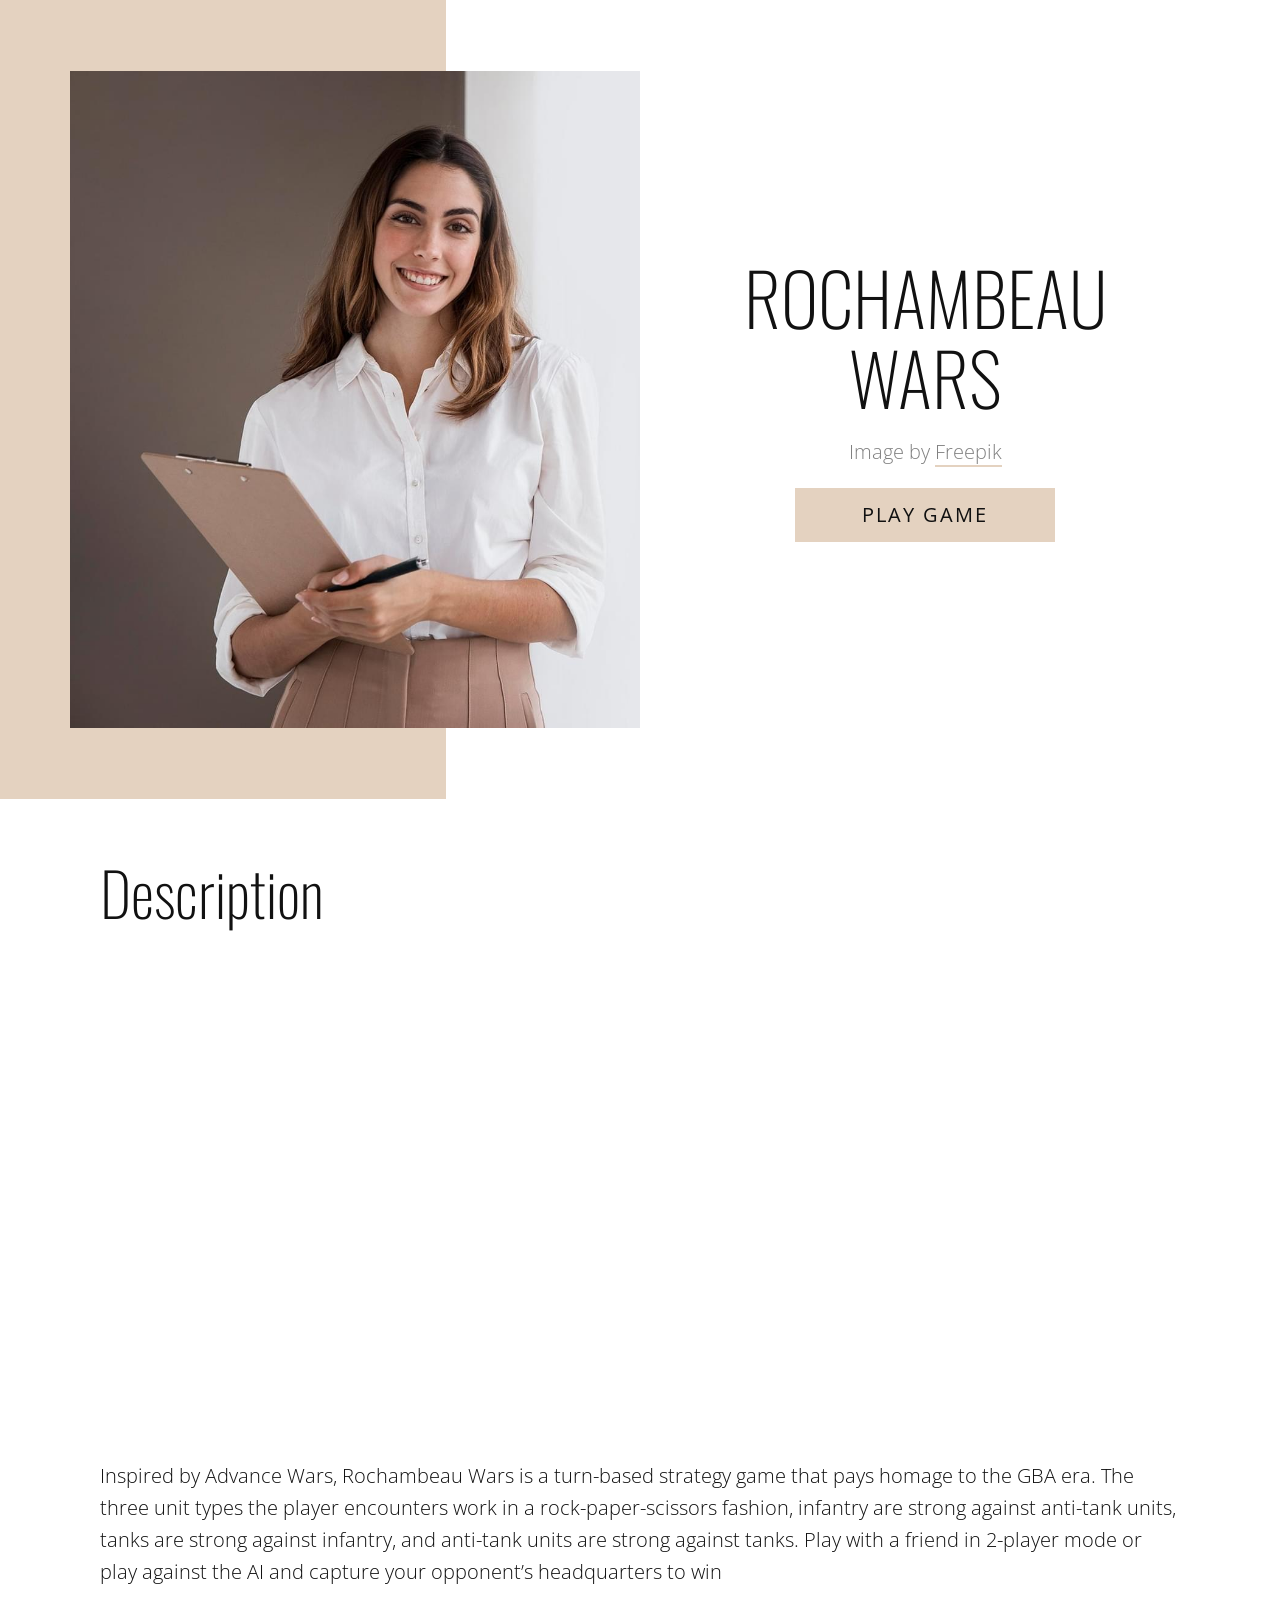
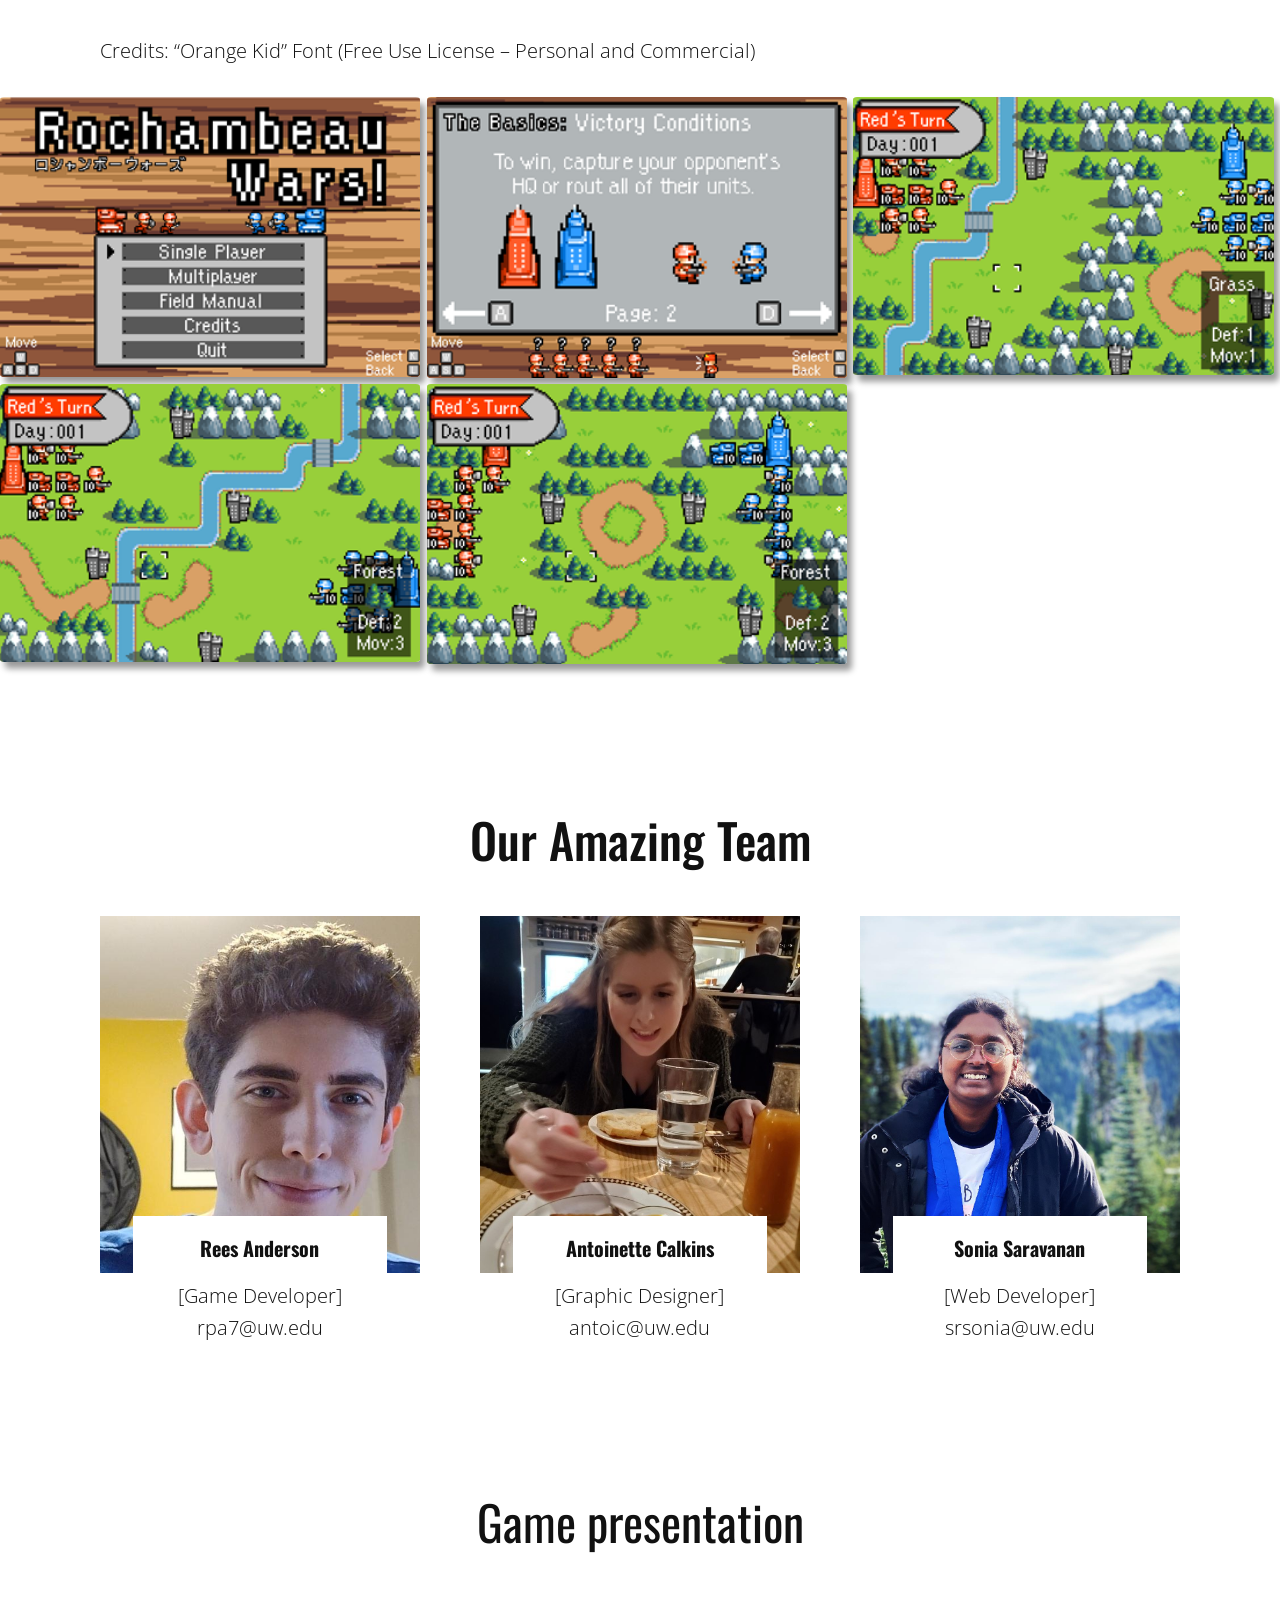
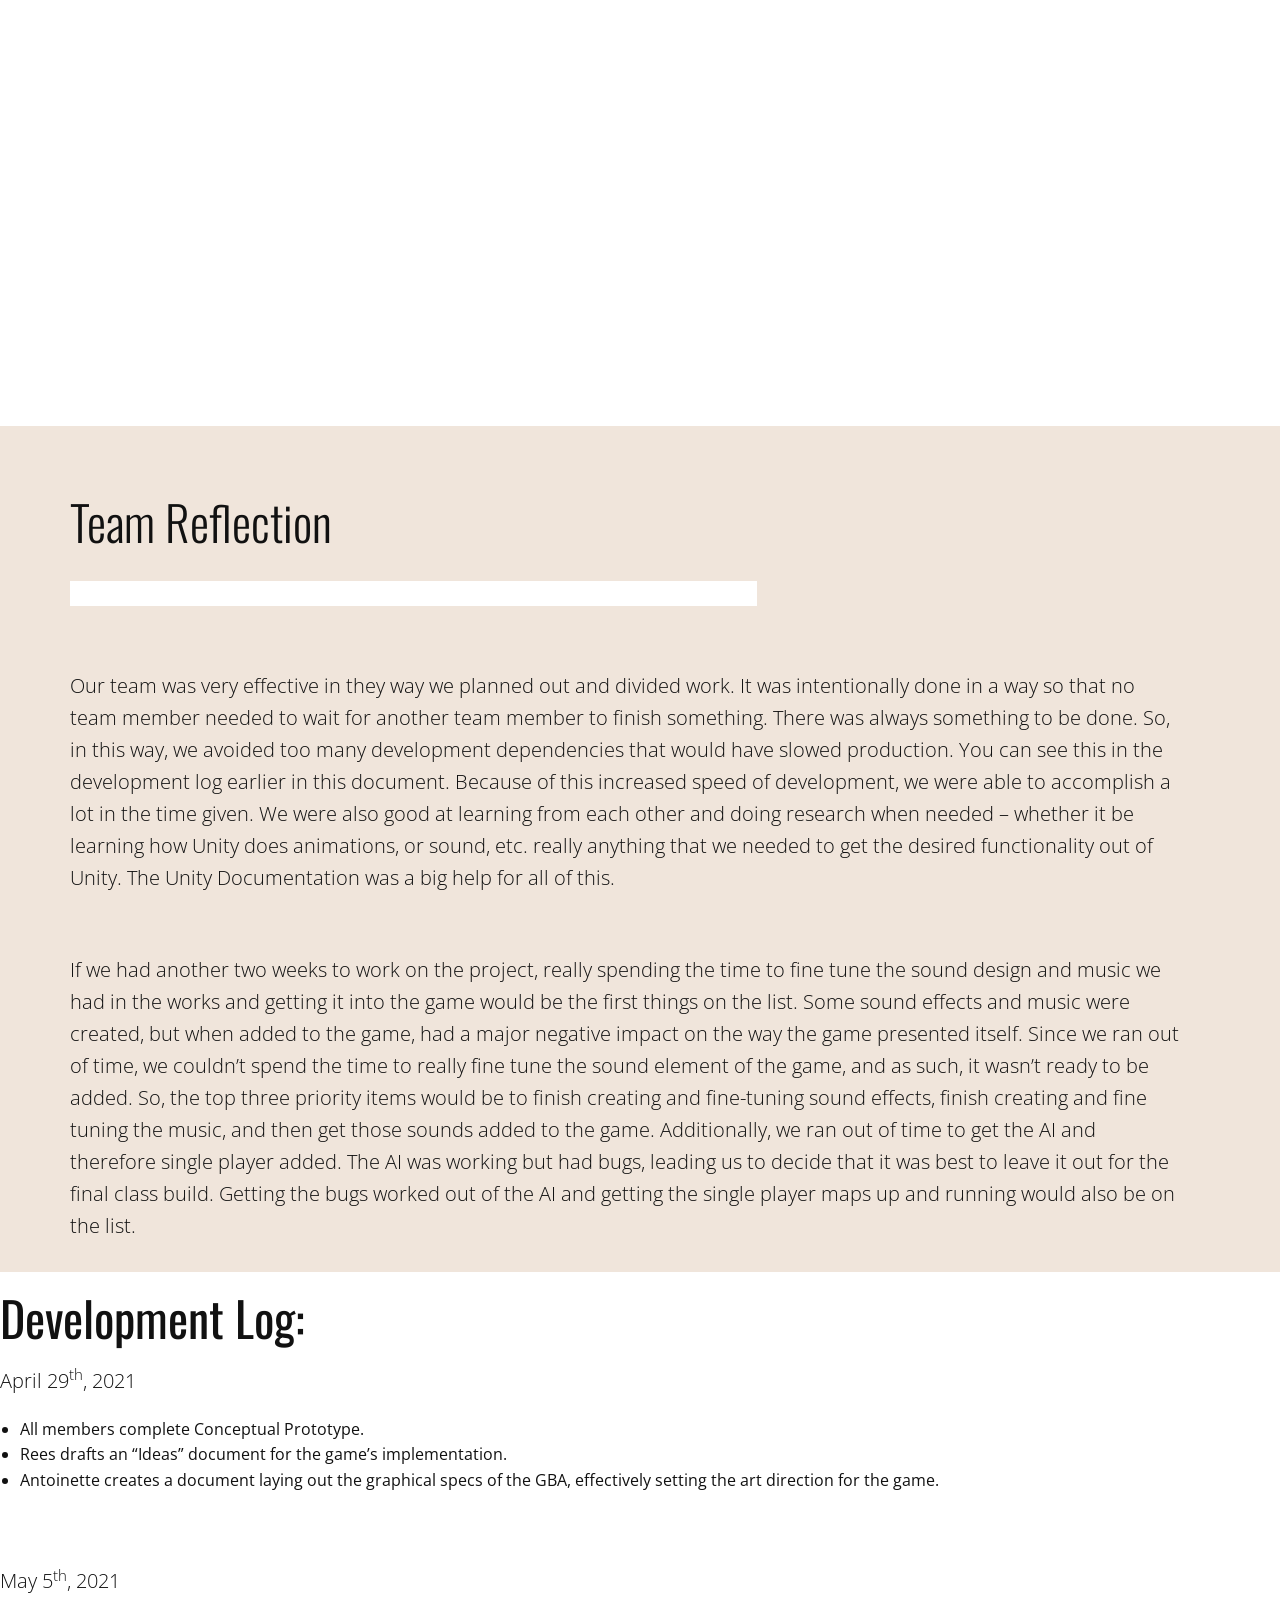
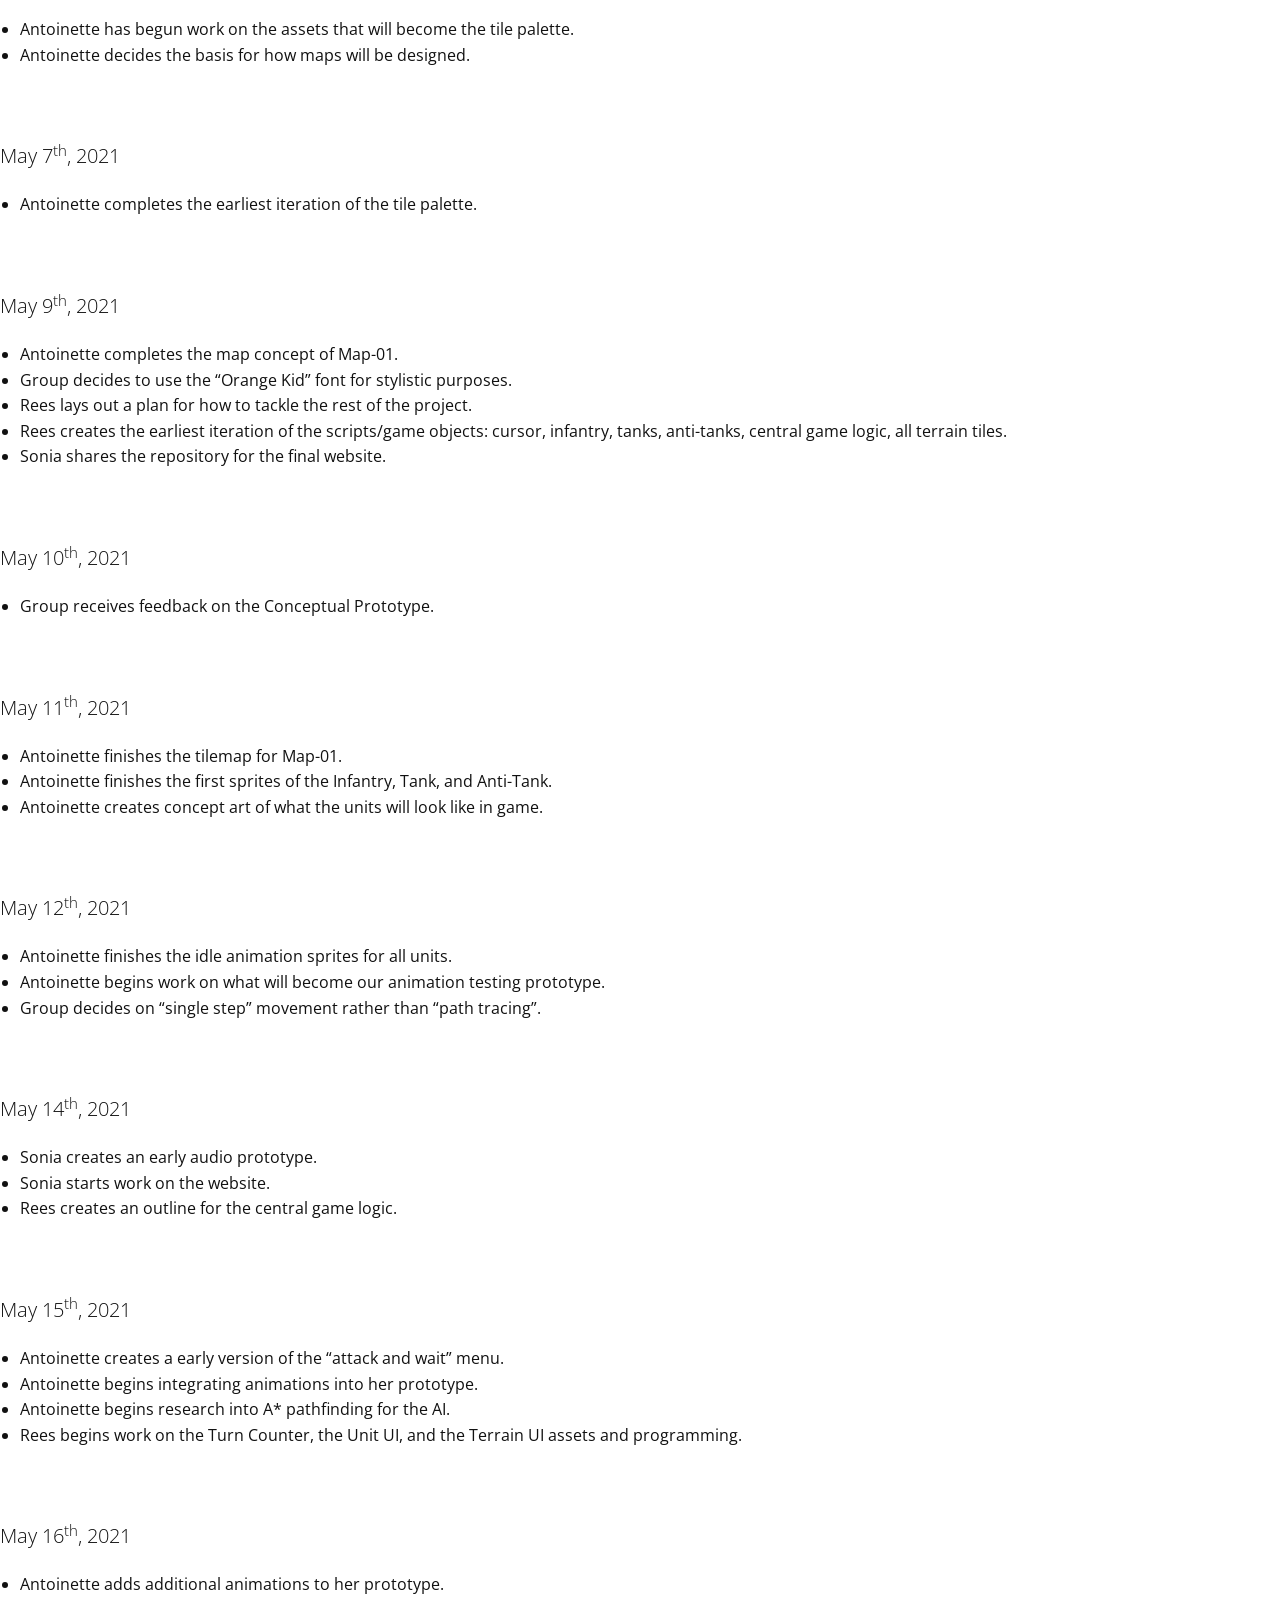
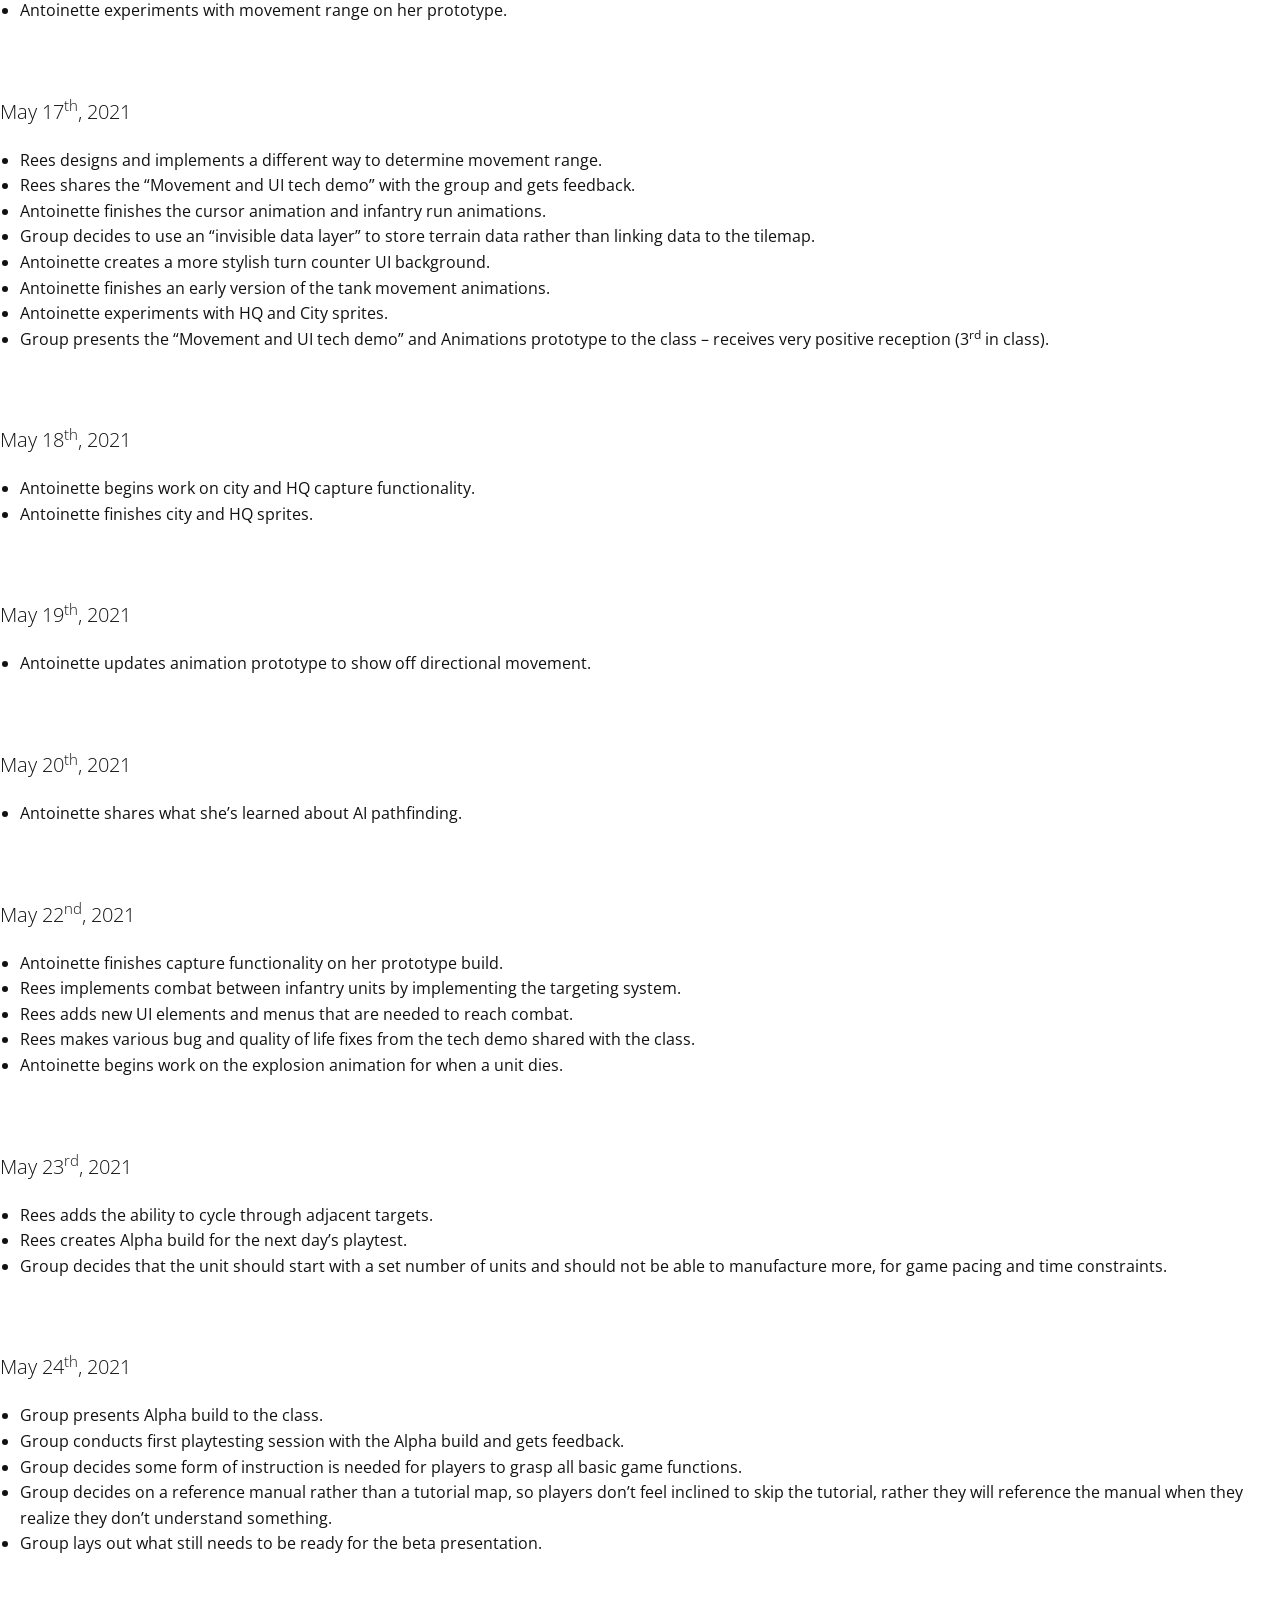
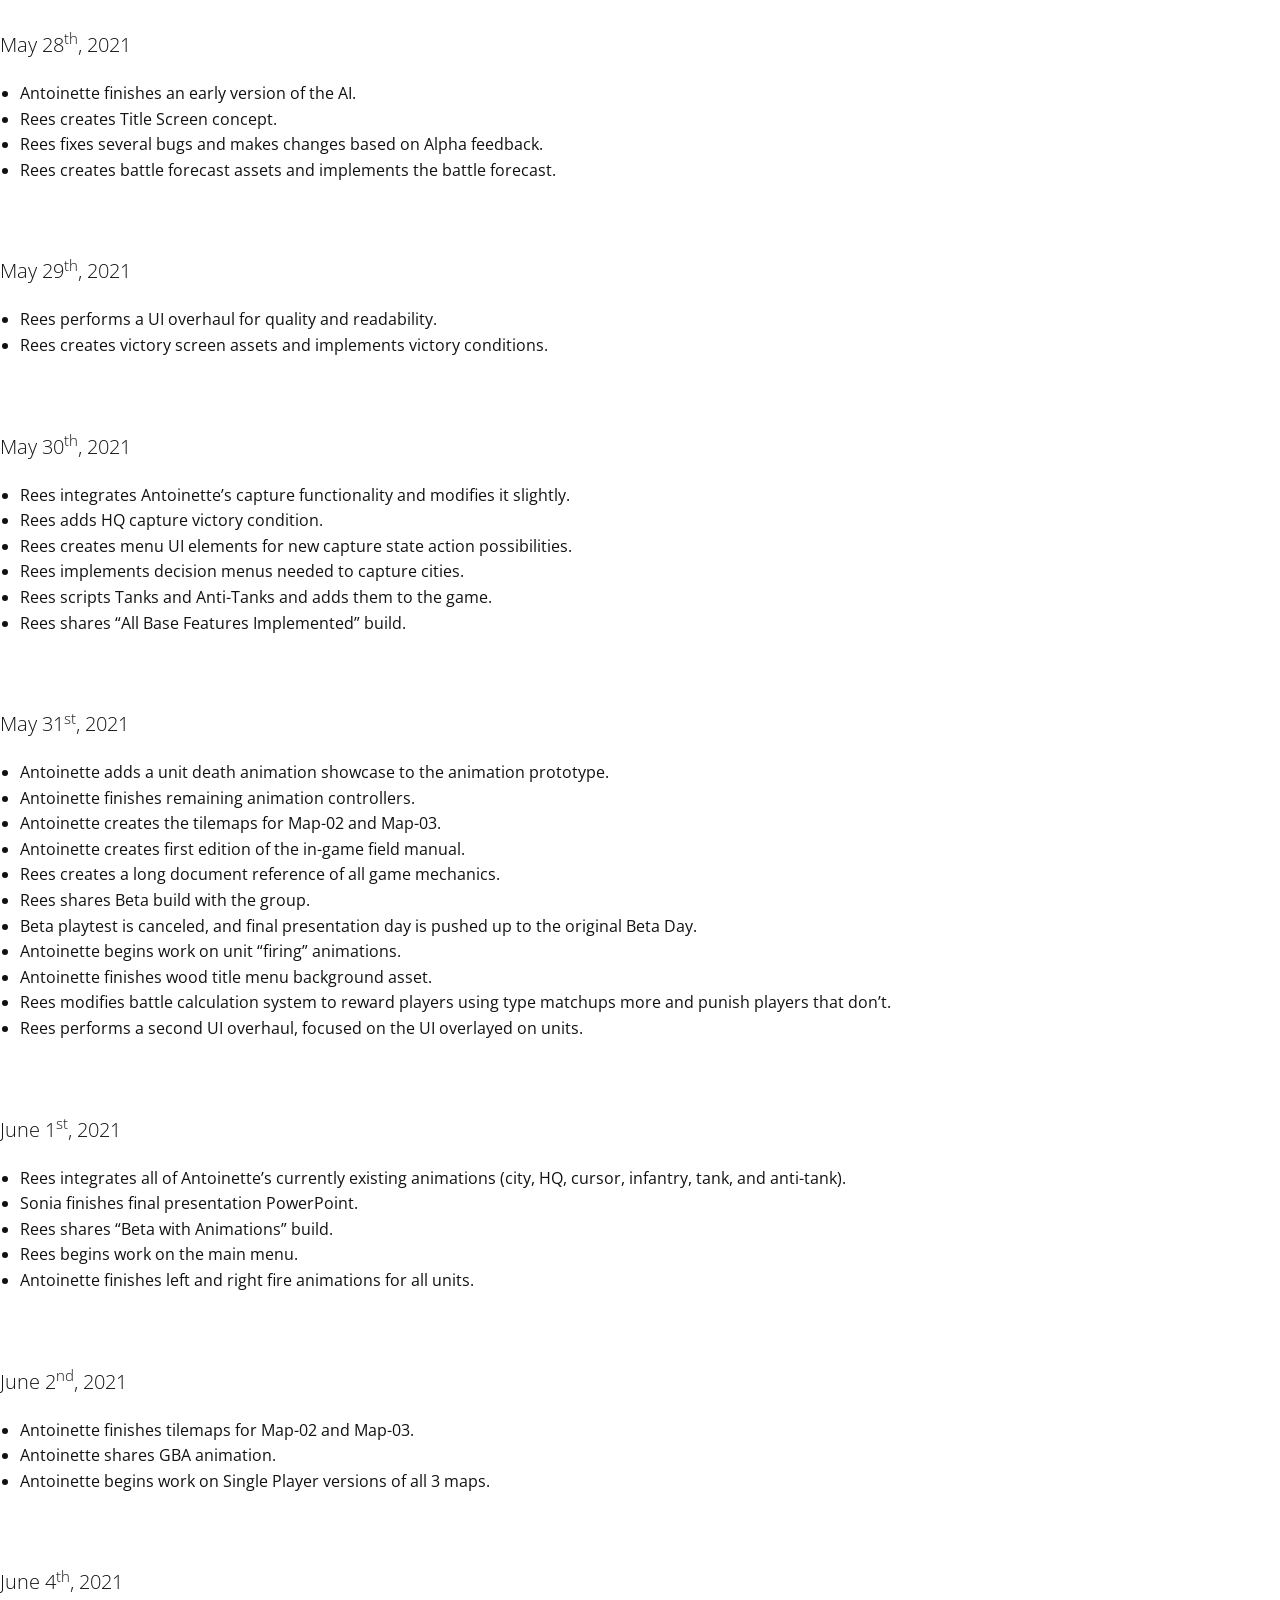
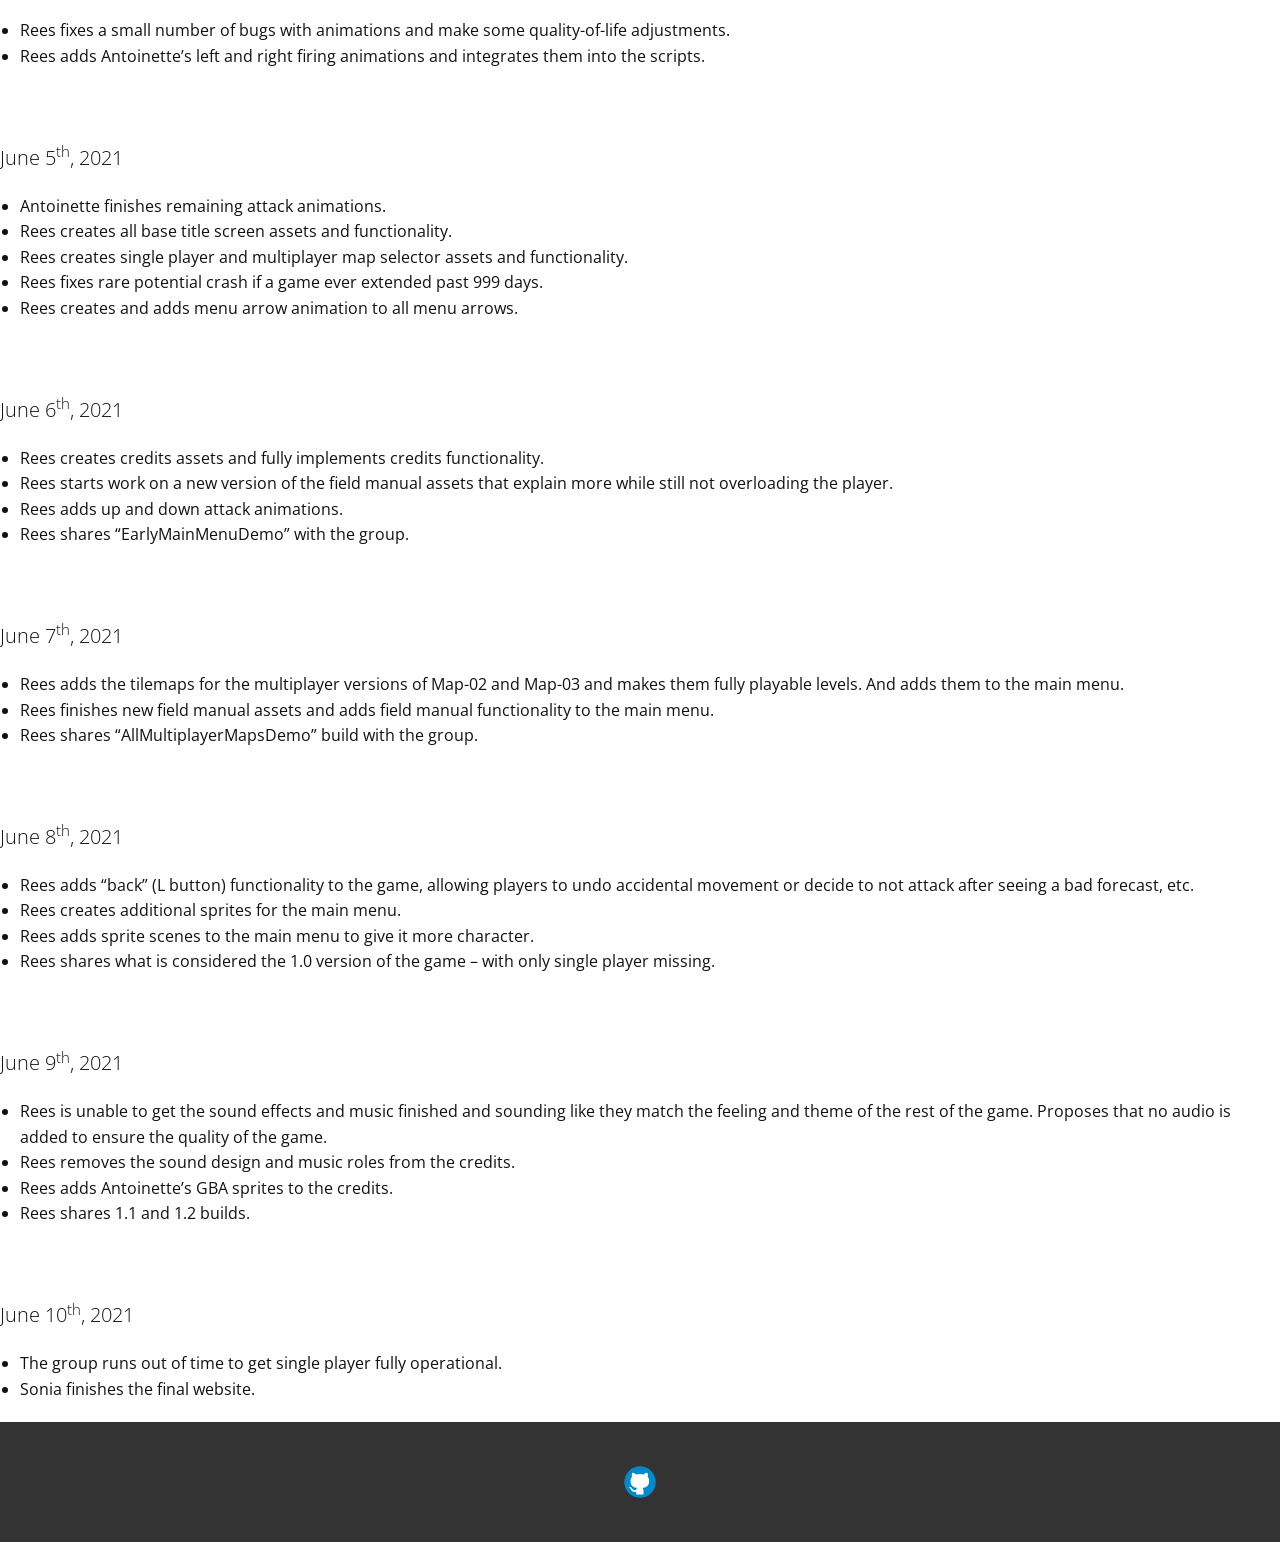
<file: docs/index.html>
<!DOCTYPE html>
<html style="font-size: 16px;">
  <head>
    <meta name="viewport" content="width=device-width, initial-scale=1.0">
    <meta charset="utf-8">
    <meta name="page_type" content="np-template-header-footer-from-plugin">
    <title>Rochambeau Wars</title>
    <link rel="stylesheet" href="nicepage.css" media="screen">
    <link rel="stylesheet" href="Home.css" media="screen">
    <script class="u-script" type="text/javascript" src="jquery.js" defer=""></script>
    <script class="u-script" type="text/javascript" src="nicepage.js" defer=""></script>
    <link id="u-theme-google-font" rel="stylesheet" href="https://fonts.googleapis.com/css?family=Oswald:200,300,400,500,600,700|Open+Sans:300,300i,400,400i,600,600i,700,700i,800,800i">
    <link id="u-page-google-font" rel="stylesheet" href="https://fonts.googleapis.com/css?family=Oswald:200,300,400,500,600,700">

    <script type="application/ld+json">{
		"@context": "http://schema.org",
		"@type": "Organization",
		"name": "",
		"url": "index.html",
		"logo": "#",
		"sameAs": [
				"https://github.com/srsonia2506/RochambeauWars"
		]
}</script>
    <meta property="og:title" content="Home">
    <meta property="og:type" content="website">
    <meta name="theme-color" content="#184ed2">
    <link rel="canonical" href="index.html">
    <meta property="og:url" content="index.html">
  </head>
  <body data-home-page="Home.html" data-home-page-title="Home" class="u-body">
    <section class="u-align-center u-clearfix u-section-1" id="sec-8224">
      <div class="u-expanded-height-lg u-expanded-height-md u-expanded-width-sm u-expanded-width-xs u-palette-2-base u-shape u-shape-rectangle u-shape-1"></div>
      <div class="u-clearfix u-gutter-0 u-layout-wrap u-layout-wrap-1">
        <div class="u-layout" style="">
          <div class="u-layout-row" style="">
            <div class="u-align-left u-container-style u-image u-layout-cell u-left-cell u-shape-rectangle u-size-30 u-size-xs-60 u-image-1" src="" data-image-width="1096" data-image-height="1080">
              <div class="u-container-layout u-valign-bottom u-container-layout-1" src="images/character.png"></div>
            </div>
            <div class="u-align-center u-container-style u-layout-cell u-right-cell u-size-30 u-size-xs-60 u-layout-cell-2">
              <div class="u-container-layout u-valign-middle u-container-layout-2">
                <h1 class="u-align-center u-custom-font u-font-oswald u-text u-text-1">Rochambeau Wars </h1>
                <p class="u-text u-text-grey-50 u-text-3">Image by <a href="https://www.freepik.com/photos/woman" class="u-border-2 u-border-palette-2-base u-btn u-button-link u-button-style u-none u-text-grey-50 u-btn-1" target="_blank">Freepik</a></p>
                <a href="webgl/index.html" class="u-active-grey-15 u-btn u-button-style u-hover-grey-15 u-palette-2-base u-text-active-palette-2-dark-2 u-text-body-color u-text-hover-palette-2-dark-2 u-btn-2">Play game</a>
              </div>
            </div>
          </div>
        </div>
      </div>
    </section>
    <section class="u-clearfix u-section-2" id="carousel_3de2">
      <div class="u-clearfix u-sheet u-sheet-1">
        <div class="u-clearfix u-expanded-width u-layout-wrap u-layout-wrap-1">
          <div class="u-layout">
            <div class="u-layout-row">
              <div class="u-container-style u-layout-cell u-size-60 u-layout-cell-1">
                <div class="u-container-layout u-valign-top u-container-layout-1">
                  <h2 class="u-text u-text-1">Description</h2>
                  <div class="embed">
                    <iframe width="800" height="450" src="https://www.youtube.com/embed/w9TWvv5gVtk" title="Rochambeau Wars Trailer" frameborder="0" allow="accelerometer; autoplay; clipboard-write; encrypted-media; gyroscope; picture-in-picture" allowfullscreen></iframe>
                  </div>
                  <p class="u-text u-text-2">
                    Inspired by Advance Wars, Rochambeau Wars is a turn-based strategy game
                    that pays homage to the GBA era. The three unit types the player encounters work
                    in a rock-paper-scissors fashion, infantry are strong against anti-tank units,
                    tanks are strong against infantry, and anti-tank units are strong against tanks.
                    Play with a friend in 2-player mode or play against the AI and capture your opponent’s
                    headquarters to win
                  </p>
                  <p class="u-text u-text-2">
                    Credits: “Orange Kid” Font (Free Use License – Personal and Commercial)
                  </p>
                </div>
              </div>
            </div>
          </div>
        </div>
      </div>
    </section>

    <section class="gallery">
	  <div class="column">
	    <div class="item">
	        <img src="images/Picture1.png" class="img">
	    </div>
	    <div class="item">
	        <img src="images/Picture3.png" class="img">
	    </div>
	  </div>
	  <div class="column">
	    <div class="item">
	        <img src="images/Picture2.png" class="img">
	    </div>
	    <div class="item">
	        <img src="images/Picture5.png" class="img">
	    </div>
	  </div>
	  <div class="column">
	    <div class="item">
	        <img src="images/Picture4.png" class="img">
	    </div>
	  </div>
	</section>

    <section class="u-align-center u-clearfix u-section-8" id="carousel_521c">
      <div class="u-clearfix u-sheet u-valign-middle u-sheet-1">
        <h1 class="u-custom-font u-font-oswald u-text u-text-1">Our Amazing Team</h1>
        <div class="u-expanded-width-md u-expanded-width-xs u-list u-list-1">
          <div class="u-repeater u-repeater-1">
            <div class="u-container-style u-list-item u-repeater-item u-white u-list-item-1">
              <div class="u-container-layout u-similar-container u-valign-bottom-md u-container-layout-1">
                <img alt="" class="u-expanded-width u-image u-image-default u-image-1" data-image-width="626" data-image-height="417" src="images/reesanderson.jpg">
                <div class="u-align-center u-container-style u-group u-white u-group-1">
                  <div class="u-container-layout u-valign-top u-container-layout-2">
                    <h4 class="u-text u-text-2">Rees Anderson</h4>
                    <p class="u-text u-text-3">[Game Developer]<br>rpa7@uw.edu</p>
                  </div>
                </div>
              </div>
            </div>
            <div class="u-container-style u-list-item u-repeater-item u-video-cover u-white u-list-item-2">
              <div class="u-container-layout u-similar-container u-valign-bottom-md u-container-layout-3">
                <img alt="" class="u-expanded-width u-image u-image-default u-image-2" data-image-width="540" data-image-height="720" src="images/antonette.jpg">
                <div class="u-align-center u-container-style u-group u-white u-group-2">
                  <div class="u-container-layout u-valign-top u-container-layout-4">
                    <h4 class="u-text u-text-4"><b>Antoinette Calkins</b></h4>
                    <p class="u-text u-text-5">[Graphic Designer]<br>antoic@uw.edu</p>
                  </div>
                </div>
              </div>
            </div>
            <div class="u-container-style u-list-item u-repeater-item u-video-cover u-white u-list-item-3">
              <div class="u-container-layout u-similar-container u-valign-bottom-md u-container-layout-5">
                <img alt="" class="u-expanded-width u-image u-image-default u-image-3" data-image-width="1080" data-image-height="1080" src="images/thumbnail2.jfif">
                <div class="u-align-center u-container-style u-group u-white u-group-3">
                  <div class="u-container-layout u-valign-top u-container-layout-6">
                    <h4 class="u-text u-text-6">Sonia Saravanan</h4>
                    <p class="u-text u-text-7">[Web Developer]<br>srsonia@uw.edu</p>
                  </div>
                </div>
              </div>
            </div>
          </div>
        </div>
      </div>
    </section>
    <div class="embed">
      <h1><bold>Game presentation</bold></h1>
      <iframe width="800" height="450" src="https://docs.google.com/presentation/d/e/2PACX-1vTmIh-npN0WbBP8Rsp9eqsJFK9b-dBy9gBsbiKc2E-VuOVSyaawhZfNJPayeHuPzN8iDkS8Yk6cXONP/embed?start=true&loop=true&delayms=2000" frameborder="0" width="960" height="569" allowfullscreen="true" mozallowfullscreen="true" webkitallowfullscreen="true"></iframe>
    </div>
    <section class="u-clearfix u-palette-2-light-2 u-section-5" id="carousel_6a96">
      <div class="u-clearfix u-sheet u-sheet-1">
        <h1 class="u-text u-text-1">Team Reflection</h1>
        <div class="u-shape u-shape-rectangle u-white u-shape-1"></div>
        <div class="u-expanded-width u-list u-list-1">
          <div class="reflectionpara ">
            <div class="u-container-style u-list-item u-repeater-item">
              <div class="u-container-layout u-similar-container u-valign-top u-container-layout-1">
                <p class="u-text u-text-3">Our team was very effective in they way we planned out and divided work. It was intentionally done in
                  a way so that no team member needed to wait for another team member to finish something. There was always something to be done.
                  So, in this way, we avoided too many development dependencies that would have slowed production. You can see this in the
                  development log earlier in this document. Because of this increased speed of development, we were able to accomplish a lot in the time
                  given. We were also good at learning from each other and doing research when needed – whether it be learning how Unity does animations,
                  or sound, etc. really anything that we needed to get the desired functionality out of Unity. The Unity Documentation was a big help for
                  all of this.
                </p>
              </div>
            </div>
            <div class="u-container-style u-list-item u-repeater-item">
              <div class="u-container-layout u-similar-container u-valign-top u-container-layout-2">
                <p class="u-text u-text-4">
                  If we had another two weeks to work on the project, really spending the time to fine tune the sound design
                   and music we had in the works and getting it into the game would be the first things on the list. Some
                   sound effects and music were created, but when added to the game, had a major negative impact on the way
                   the game presented itself. Since we ran out of time, we couldn’t spend the time to really fine tune the sound
                   element of the game, and as such, it wasn’t ready to be added. So, the top three priority items would be to
                   finish creating and fine-tuning sound effects, finish creating and fine tuning the music, and then get those
                   sounds added to the game. Additionally, we ran out of time to get the AI and therefore single player added.
                   The AI was working but had bugs, leading us to decide that it was best to leave it out for the final class
                   build. Getting the bugs worked out of the AI and getting the single player maps up and running would also be
                   on the list.
                 </p>
              </div>
            </div>
          </div>
        </div>
      </div>
    </section>
    <section>
      <h1>Development Log:</h1>
      <p>April 29<sup>th</sup>, 2021</p>
      <ul>
      	<li>All members complete Conceptual Prototype.</li>
      	<li>Rees drafts an &ldquo;Ideas&rdquo; document for the game&rsquo;s implementation.</li>
      	<li>Antoinette creates a document laying out the graphical specs of the GBA, effectively setting the art direction for the game.</li>
      </ul>
      <p>&nbsp;</p>
      <p>May 5<sup>th</sup>, 2021</p>
      <ul>
      	<li>Antoinette has begun work on the assets that will become the tile palette.</li>
      	<li>Antoinette decides the basis for how maps will be designed.</li>
      </ul>
      <p>&nbsp;</p>
      <p>May 7<sup>th</sup>, 2021</p>
      <ul>
      	<li>Antoinette completes the earliest iteration of the tile palette.</li>
      </ul>
      <p>&nbsp;</p>
      <p>May 9<sup>th</sup>, 2021</p>
      <ul>
      	<li>Antoinette completes the map concept of Map-01.</li>
      	<li>Group decides to use the &ldquo;Orange Kid&rdquo; font for stylistic purposes.</li>
      	<li>Rees lays out a plan for how to tackle the rest of the project.</li>
      	<li>Rees creates the earliest iteration of the scripts/game objects: cursor, infantry, tanks, anti-tanks, central game logic, all terrain tiles.</li>
      	<li>Sonia shares the repository for the final website.</li>
      </ul>
      <p>&nbsp;</p>
      <p>May 10<sup>th</sup>, 2021</p>
      <ul>
      	<li>Group receives feedback on the Conceptual Prototype.</li>
      </ul>
      <p>&nbsp;</p>
      <p>May 11<sup>th</sup>, 2021</p>
      <ul>
      	<li>Antoinette finishes the tilemap for Map-01.</li>
      	<li>Antoinette finishes the first sprites of the Infantry, Tank, and Anti-Tank.</li>
      	<li>Antoinette creates concept art of what the units will look like in game.</li>
      </ul>
      <p>&nbsp;</p>
      <p>May 12<sup>th</sup>, 2021</p>
      <ul>
      	<li>Antoinette finishes the idle animation sprites for all units.</li>
      	<li>Antoinette begins work on what will become our animation testing prototype.</li>
      	<li>Group decides on &ldquo;single step&rdquo; movement rather than &ldquo;path tracing&rdquo;.</li>
      </ul>
      <p>&nbsp;</p>
      <p>May 14<sup>th</sup>, 2021</p>
      <ul>
      	<li>Sonia creates an early audio prototype.</li>
      	<li>Sonia starts work on the website.</li>
      	<li>Rees creates an outline for the central game logic.</li>
      </ul>
      <p>&nbsp;</p>
      <p>May 15<sup>th</sup>, 2021</p>
      <ul>
      	<li>Antoinette creates a early version of the &ldquo;attack and wait&rdquo; menu.</li>
      	<li>Antoinette begins integrating animations into her prototype.</li>
      	<li>Antoinette begins research into A* pathfinding for the AI.</li>
      	<li>Rees begins work on the Turn Counter, the Unit UI, and the Terrain UI assets and programming.</li>
      </ul>
      <p>&nbsp;</p>
      <p>May 16<sup>th</sup>, 2021</p>
      <ul>
      	<li>Antoinette adds additional animations to her prototype.</li>
      	<li>Antoinette experiments with movement range on her prototype.</li>
      </ul>
      <p>&nbsp;</p>
      <p>May 17<sup>th</sup>, 2021</p>
      <ul>
      	<li>Rees designs and implements a different way to determine movement range.</li>
      	<li>Rees shares the &ldquo;Movement and UI tech demo&rdquo; with the group and gets feedback.</li>
      	<li>Antoinette finishes the cursor animation and infantry run animations.</li>
      	<li>Group decides to use an &ldquo;invisible data layer&rdquo; to store terrain data rather than linking data to the tilemap.</li>
      	<li>Antoinette creates a more stylish turn counter UI background.</li>
      	<li>Antoinette finishes an early version of the tank movement animations.</li>
      	<li>Antoinette experiments with HQ and City sprites.</li>
      	<li>Group presents the &ldquo;Movement and UI tech demo&rdquo; and Animations prototype to the class &ndash; receives very positive reception (3<sup>rd</sup> in class).</li>
      </ul>
      <p>&nbsp;</p>
      <p>May 18<sup>th</sup>, 2021</p>
      <ul>
      	<li>Antoinette begins work on city and HQ capture functionality.</li>
      	<li>Antoinette finishes city and HQ sprites.</li>
      </ul>
      <p>&nbsp;</p>
      <p>May 19<sup>th</sup>, 2021</p>
      <ul>
      	<li>Antoinette updates animation prototype to show off directional movement.</li>
      </ul>
      <p>&nbsp;</p>
      <p>May 20<sup>th</sup>, 2021</p>
      <ul>
      	<li>Antoinette shares what she&rsquo;s learned about AI pathfinding.</li>
      </ul>
      <p>&nbsp;</p>
      <p>May 22<sup>nd</sup>, 2021</p>
      <ul>
      	<li>Antoinette finishes capture functionality on her prototype build.</li>
      	<li>Rees implements combat between infantry units by implementing the targeting system.</li>
      	<li>Rees adds new UI elements and menus that are needed to reach combat.</li>
      	<li>Rees makes various bug and quality of life fixes from the tech demo shared with the class.</li>
      	<li>Antoinette begins work on the explosion animation for when a unit dies.</li>
      </ul>
      <p>&nbsp;</p>
      <p>May 23<sup>rd</sup>, 2021</p>
      <ul>
      	<li>Rees adds the ability to cycle through adjacent targets.</li>
      	<li>Rees creates Alpha build for the next day&rsquo;s playtest.</li>
      	<li>Group decides that the unit should start with a set number of units and should not be able to manufacture more, for game pacing and time constraints.</li>
      </ul>
      <p>&nbsp;</p>
      <p>May 24<sup>th</sup>, 2021</p>
      <ul>
      	<li>Group presents Alpha build to the class.</li>
      	<li>Group conducts first playtesting session with the Alpha build and gets feedback.</li>
      	<li>Group decides some form of instruction is needed for players to grasp all basic game functions.</li>
      	<li>Group decides on a reference manual rather than a tutorial map, so players don&rsquo;t feel inclined to skip the tutorial, rather they will reference the manual when they realize they don&rsquo;t understand something.</li>
      	<li>Group lays out what still needs to be ready for the beta presentation.</li>
      </ul>
      <p>&nbsp;</p>
      <p>May 28<sup>th</sup>, 2021</p>
      <ul>
      	<li>Antoinette finishes an early version of the AI.</li>
      	<li>Rees creates Title Screen concept.</li>
      	<li>Rees fixes several bugs and makes changes based on Alpha feedback.</li>
      	<li>Rees creates battle forecast assets and implements the battle forecast.</li>
      </ul>
      <p>&nbsp;</p>
      <p>May 29<sup>th</sup>, 2021</p>
      <ul>
      	<li>Rees performs a UI overhaul for quality and readability.</li>
      	<li>Rees creates victory screen assets and implements victory conditions.</li>
      </ul>
      <p>&nbsp;</p>
      <p>May 30<sup>th</sup>, 2021</p>
      <ul>
      	<li>Rees integrates Antoinette&rsquo;s capture functionality and modifies it slightly.</li>
      	<li>Rees adds HQ capture victory condition.</li>
      	<li>Rees creates menu UI elements for new capture state action possibilities.</li>
      	<li>Rees implements decision menus needed to capture cities.</li>
      	<li>Rees scripts Tanks and Anti-Tanks and adds them to the game.</li>
      	<li>Rees shares &ldquo;All Base Features Implemented&rdquo; build.</li>
      </ul>
      <p>&nbsp;</p>
      <p>May 31<sup>st</sup>, 2021</p>
      <ul>
      	<li>Antoinette adds a unit death animation showcase to the animation prototype.</li>
      	<li>Antoinette finishes remaining animation controllers.</li>
      	<li>Antoinette creates the tilemaps for Map-02 and Map-03.</li>
      	<li>Antoinette creates first edition of the in-game field manual.</li>
      	<li>Rees creates a long document reference of all game mechanics.</li>
      	<li>Rees shares Beta build with the group.</li>
      	<li>Beta playtest is canceled, and final presentation day is pushed up to the original Beta Day.</li>
      	<li>Antoinette begins work on unit &ldquo;firing&rdquo; animations.</li>
      	<li>Antoinette finishes wood title menu background asset.</li>
      	<li>Rees modifies battle calculation system to reward players using type matchups more and punish players that don&rsquo;t.</li>
      	<li>Rees performs a second UI overhaul, focused on the UI overlayed on units.</li>
      </ul>
      <p>&nbsp;</p>
      <p>June 1<sup>st</sup>, 2021</p>
      <ul>
      	<li>Rees integrates all of Antoinette&rsquo;s currently existing animations (city, HQ, cursor, infantry, tank, and anti-tank).</li>
      	<li>Sonia finishes final presentation PowerPoint.</li>
      	<li>Rees shares &ldquo;Beta with Animations&rdquo; build.</li>
      	<li>Rees begins work on the main menu.</li>
      	<li>Antoinette finishes left and right fire animations for all units.</li>
      </ul>
      <p>&nbsp;</p>
      <p>June 2<sup>nd</sup>, 2021</p>
      <ul>
      	<li>Antoinette finishes tilemaps for Map-02 and Map-03.</li>
      	<li>Antoinette shares GBA animation.</li>
      	<li>Antoinette begins work on Single Player versions of all 3 maps.</li>
      </ul>
      <p>&nbsp;</p>
      <p>June 4<sup>th</sup>, 2021</p>
      <ul>
      	<li>Rees fixes a small number of bugs with animations and make some quality-of-life adjustments.</li>
      	<li>Rees adds Antoinette&rsquo;s left and right firing animations and integrates them into the scripts.</li>
      </ul>
      <p>&nbsp;</p>
      <p>June 5<sup>th</sup>, 2021</p>
      <ul>
      	<li>Antoinette finishes remaining attack animations.</li>
      	<li>Rees creates all base title screen assets and functionality.</li>
      	<li>Rees creates single player and multiplayer map selector assets and functionality.</li>
      	<li>Rees fixes rare potential crash if a game ever extended past 999 days.</li>
      	<li>Rees creates and adds menu arrow animation to all menu arrows.</li>
      </ul>
      <p>&nbsp;</p>
      <p>June 6<sup>th</sup>, 2021</p>
      <ul>
      	<li>Rees creates credits assets and fully implements credits functionality.</li>
      	<li>Rees starts work on a new version of the field manual assets that explain more while still not overloading the player.</li>
      	<li>Rees adds up and down attack animations.</li>
      	<li>Rees shares &ldquo;EarlyMainMenuDemo&rdquo; with the group.</li>
      </ul>
      <p>&nbsp;</p>
      <p>June 7<sup>th</sup>, 2021</p>
      <ul>
      	<li>Rees adds the tilemaps for the multiplayer versions of Map-02 and Map-03 and makes them fully playable levels. And adds them to the main menu.</li>
      	<li>Rees finishes new field manual assets and adds field manual functionality to the main menu.</li>
      	<li>Rees shares &ldquo;AllMultiplayerMapsDemo&rdquo; build with the group.</li>
      </ul>
      <p>&nbsp;</p>
      <p>June 8<sup>th</sup>, 2021</p>
      <ul>
      	<li>Rees adds &ldquo;back&rdquo; (L button) functionality to the game, allowing players to undo accidental movement or decide to not attack after seeing a bad forecast, etc.</li>
      	<li>Rees creates additional sprites for the main menu.</li>
      	<li>Rees adds sprite scenes to the main menu to give it more character.</li>
      	<li>Rees shares what is considered the 1.0 version of the game &ndash; with only single player missing.</li>
      </ul>
      <p>&nbsp;</p>
      <p>June 9<sup>th</sup>, 2021</p>
      <ul>
      	<li>Rees is unable to get the sound effects and music finished and sounding like they match the feeling and theme of the rest of the game. Proposes that no audio is added to ensure the quality of the game.</li>
      	<li>Rees removes the sound design and music roles from the credits.</li>
      	<li>Rees adds Antoinette&rsquo;s GBA sprites to the credits.</li>
      	<li>Rees shares 1.1 and 1.2 builds.</li>
      </ul>
      <p>&nbsp;</p>
      <p>June 10<sup>th</sup>, 2021</p>
      <ul>
      	<li>The group runs out of time to get single player fully operational.</li>
      	<li>Sonia finishes the final website.</li>
      </ul>
    </section>


    <footer class="u-clearfix u-footer u-grey-80" id="sec-338e"><div class="u-clearfix u-sheet u-sheet-1">
        <div class="u-align-left u-social-icons u-spacing-10 u-social-icons-1">
          <a class="u-social-url" target="_blank" title="Github" href="https://github.com/srsonia2506/RochambeauWars"><span class="u-icon u-icon-circle u-social-github u-social-icon u-icon-1"><svg class="u-svg-link" preserveAspectRatio="xMidYMin slice" viewBox="0 0 112 112" style=""><use xmlns:xlink="http://www.w3.org/1999/xlink" xlink:href="#svg-e041"></use></svg><svg class="u-svg-content" viewBox="0 0 112 112" x="0" y="0" id="svg-e041"><circle fill="currentColor" cx="56.1" cy="56.1" r="55"></circle><path fill="#FFFFFF" d="M88,51.3c0-5.5-1.9-10.2-5.3-13.7c0.6-1.3,2.3-6.5-0.5-13.5c0,0-4.2-1.4-14,5.3c-4.1-1.1-8.4-1.7-12.7-1.8
	c-4.3,0-8.7,0.6-12.7,1.8c-9.7-6.6-14-5.3-14-5.3c-2.8,7-1,12.2-0.5,13.5C25,41.2,23,45.7,23,51.3c0,19.6,11.9,23.9,23.3,25.2
	c-1.5,1.3-2.8,3.5-3.2,6.8c-3,1.3-10.2,3.6-14.9-4.3c0,0-2.7-4.9-7.8-5.3c0,0-5-0.1-0.4,3.1c0,0,3.3,1.6,5.6,7.5c0,0,3,9.1,17.2,6
	c0,4.3,0.1,8.3,0.1,9.5h25.2c0-1.7,0.1-7.2,0.1-14c0-4.7-1.7-7.9-3.4-9.4C76,75.2,88,70.9,88,51.3z"></path></svg></span>
          </a>
        </div>
      </div>
    </footer>
  </body>
</html>
</file>
